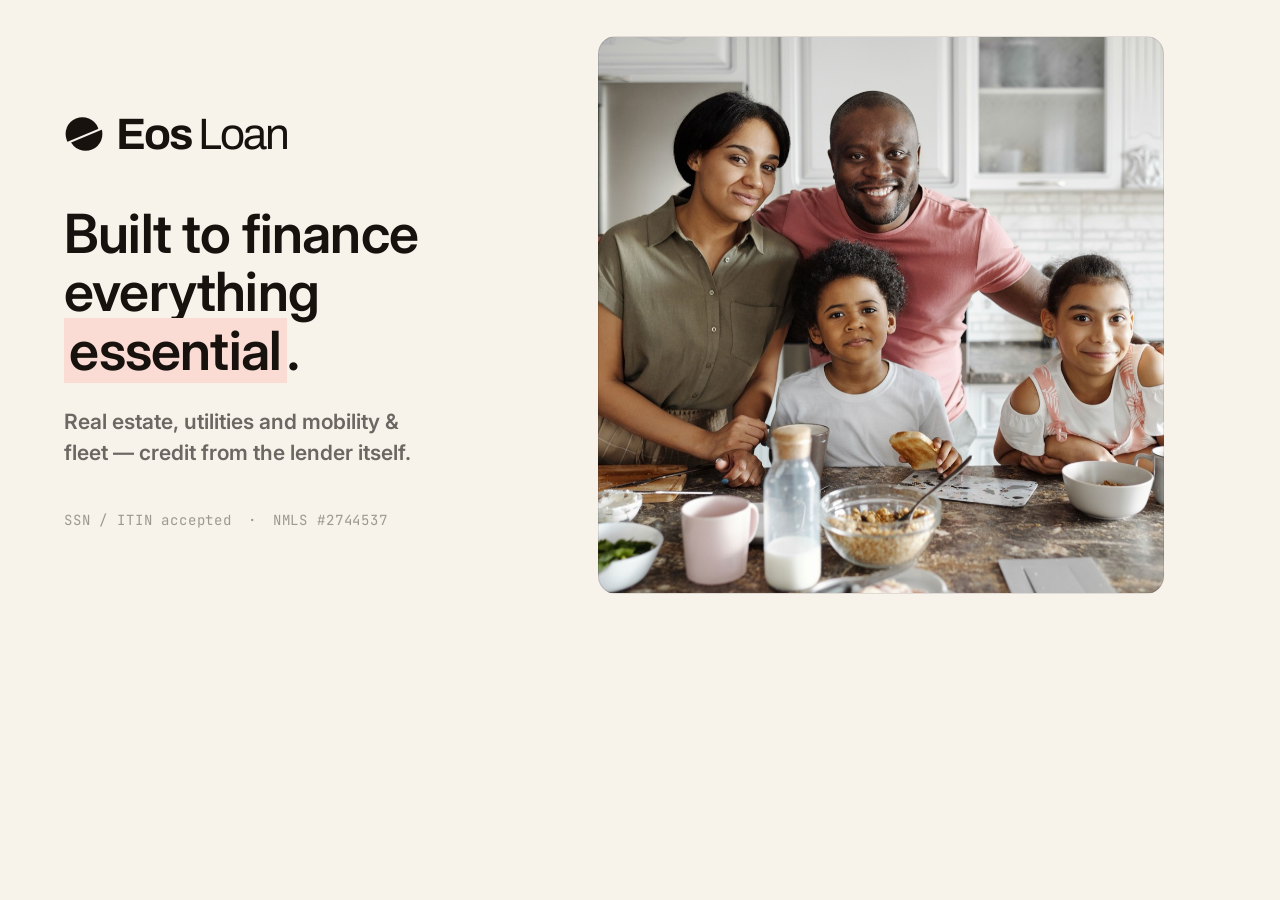
<file: og/og-source.html>
<!doctype html>
<html>
<head>
<meta charset="utf-8">
<link rel="stylesheet" href="../_ds/eos-loan-design-system-c354e9d2-4994-4830-8502-d902c9605e16/styles.css">
<style>
  html,body{margin:0;padding:0}
  .og{width:1200px;height:630px;background:var(--eos-bone);display:flex;align-items:stretch;overflow:hidden;box-sizing:border-box}
  .left{flex:0 0 570px;display:flex;flex-direction:column;justify-content:center;padding:56px 8px 56px 64px;box-sizing:border-box}
  .lockup{display:flex;align-items:center;gap:12px}
  .wordmark{font-family:var(--font-brand);font-weight:700;letter-spacing:-.045em;font-size:44px;color:var(--eos-charcoal)}
  .wordmark .loan{font-weight:400}
  .headline{margin-top:36px;font-family:var(--font-display);font-weight:600;font-size:54px;line-height:1.08;letter-spacing:-.015em;color:var(--eos-charcoal);max-width:11ch}
  .headline mark{background:var(--eos-ember-tint);color:var(--eos-charcoal);padding:0 .1em}
  .sub{margin-top:26px;font-family:var(--font-ui);font-weight:600;font-size:21px;line-height:1.5;color:rgba(23,18,14,.62);max-width:26ch}
  .foot{margin-top:40px;display:flex;align-items:center;gap:16px;font-family:var(--font-mono);font-size:14px;color:rgba(23,18,14,.40);letter-spacing:.06em}
  .right{flex:1;padding:36px 36px 36px 28px;box-sizing:border-box;display:flex}
  .photo{flex:1;border-radius:18px;border:1px solid rgba(23,18,14,.10);background:url('../uploads/family_beatiful.jpg') center 30%/cover no-repeat}
</style>
</head>
<body>
<div class="og">
  <div class="left">
    <div class="lockup">
      <svg width="40" height="40" viewBox="0 0 100 100"><defs><clipPath id="cutA"><polygon points="0,0 100,0 100,31 0,73"/></clipPath><clipPath id="cutB"><polygon points="0,79 100,37 100,100 0,100"/></clipPath></defs><g clip-path="url(#cutA)"><circle cx="46" cy="50" r="42" fill="#17120E"/></g><g clip-path="url(#cutB)"><circle cx="54" cy="50" r="42" fill="#17120E"/></g></svg>
      <div class="wordmark">Eos <span class="loan">Loan</span></div>
    </div>
    <div class="headline">Built to finance everything <mark>essential</mark>.</div>
    <div class="sub">Real estate, utilities and mobility &amp; fleet — credit from the lender itself.</div>
    <div class="foot"><span>SSN / ITIN accepted</span><span>·</span><span>NMLS #2744537</span></div>
  </div>
  <div class="right"><div class="photo"></div></div>
</div>
</body>
</html>
</file>
<file: _ds/eos-loan-design-system-c354e9d2-4994-4830-8502-d902c9605e16/styles.css>
@import "tokens/fonts.css";
@import "tokens/colors.css";
@import "tokens/typography.css";
@import "tokens/spacing.css";
@import "tokens/base.css";
</file>
